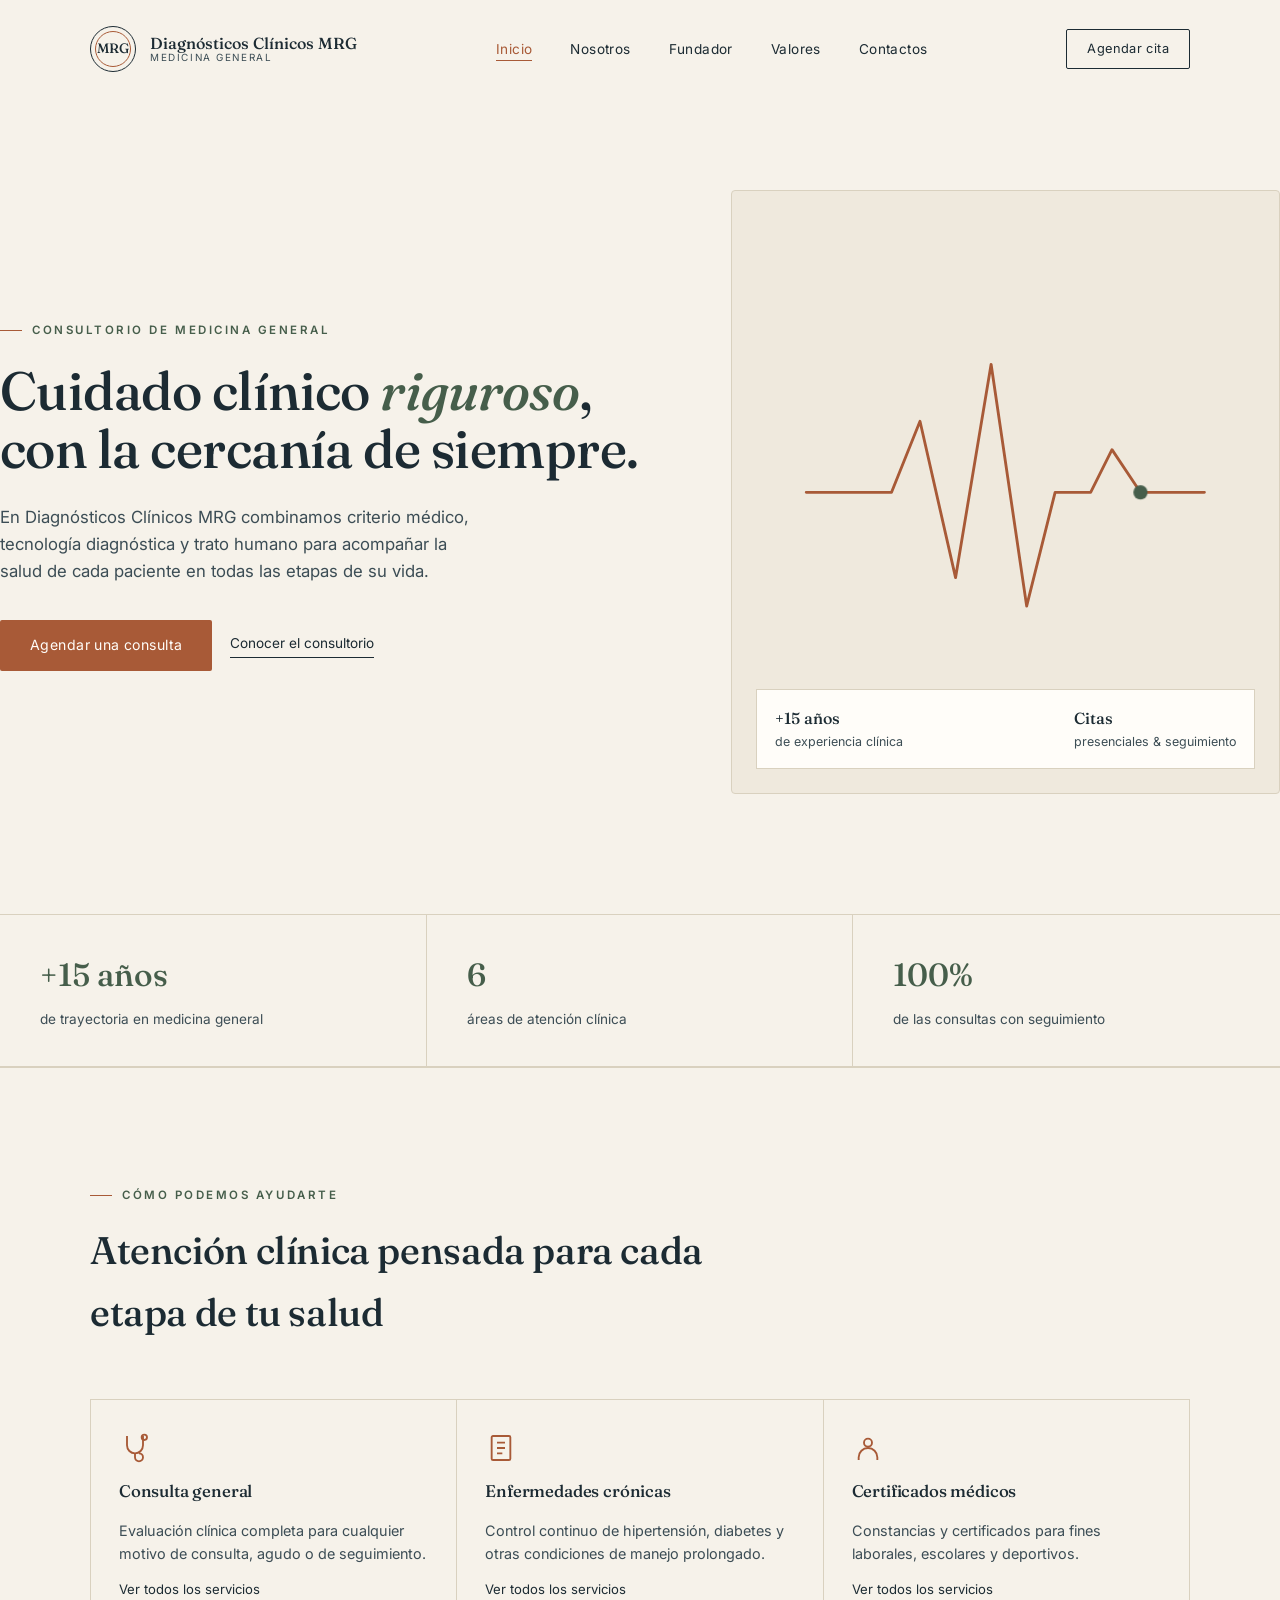
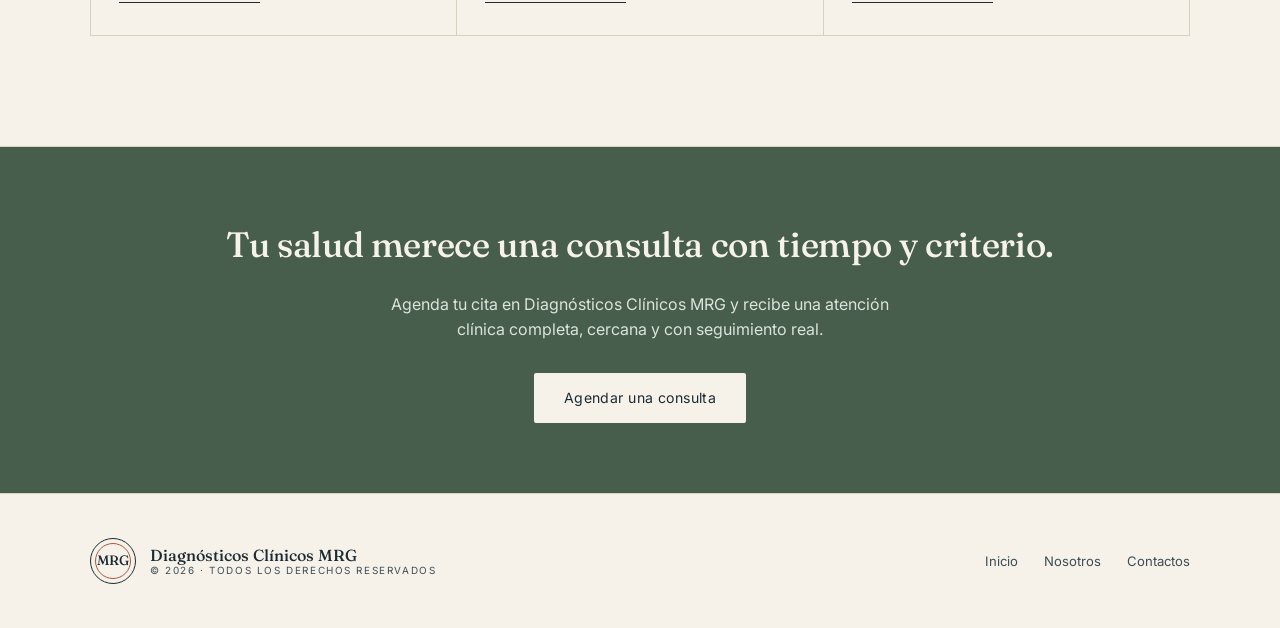
<file: index.html>
<!DOCTYPE html>
<html lang="es">
<head>
<meta charset="UTF-8">
<meta name="viewport" content="width=device-width, initial-scale=1.0">
<meta name="description" content="Consultorio de medicina general en Santo Domingo Este. Atención clínica cercana, rigurosa y con seguimiento real.">
<title>Inicio · Diagnósticos Clínicos MRG</title>
<link rel="icon" type="image/svg+xml" href="favicon.svg">
<link rel="preconnect" href="https://fonts.googleapis.com">
<link rel="preconnect" href="https://fonts.gstatic.com" crossorigin>
<link href="https://fonts.googleapis.com/css2?family=Fraunces:ital,opsz,wght@0,9..144,300;0,9..144,400;0,9..144,500;0,9..144,600;1,9..144,400;1,9..144,500&family=Inter:wght@300;400;500;600&display=swap" rel="stylesheet">
<link rel="stylesheet" href="styles.css">
</head>
<body>
<header id="siteHeader">
  <div class="container">
    <a href="index.html" class="brand">
      <div class="monogram"><span>MRG</span></div>
      <div class="brand-text">
        <strong>Diagnósticos Clínicos MRG</strong>
        <span>Medicina General</span>
      </div>
    </a>
    <nav>
      <ul>
        <li><a href="index.html" class="active">Inicio</a></li>
        <li><a href="nosotros.html">Nosotros</a></li>
        <li><a href="fundador.html">Fundador</a></li>
        <li><a href="valores.html">Valores</a></li>
        <li><a href="contactos.html">Contactos</a></li>
      </ul>
    </nav>
    <a href="contactos.html" class="nav-cta">Agendar cita</a>
    <button class="burger" id="burgerBtn" aria-label="Abrir menú">
      <span></span><span></span><span></span>
    </button>
  </div>
</header>
<main>

  <section class="hero" id="inicio" style="border-top:none;">
    <div>
      <span class="eyebrow">Consultorio de medicina general</span>
      <h1>Cuidado clínico <em>riguroso</em>, con la cercanía de siempre.</h1>
      <p class="lead">En Diagnósticos Clínicos MRG combinamos criterio médico, tecnología diagnóstica y trato humano para acompañar la salud de cada paciente en todas las etapas de su vida.</p>
      <div class="hero-actions">
        <a href="contactos.html" class="btn-primary">Agendar una consulta</a>
        <a href="nosotros.html" class="btn-ghost">Conocer el consultorio</a>
      </div>
    </div>
    <div class="hero-visual">
      <svg viewBox="0 0 300 300" xmlns="http://www.w3.org/2000/svg">
        <path class="pulse-path" d="M10 150 L70 150 L90 100 L115 210 L140 60 L165 230 L185 150 L210 150 L225 120 L245 150 L290 150"/>
        <circle class="pulse-dot" cx="245" cy="150" r="5"/>
      </svg>
      <div class="hero-badge">
        <div><strong>+15 años</strong><span>de experiencia clínica</span></div>
        <div><strong>Citas</strong><span>presenciales &amp; seguimiento</span></div>
      </div>
    </div>
  </section>

  <section class="stat-strip reveal" style="padding:0;border-top:1px solid var(--line);">
    <div class="stat">
      <strong>+15 años</strong>
      <span>de trayectoria en medicina general</span>
    </div>
    <div class="stat">
      <strong>6</strong>
      <span>áreas de atención clínica</span>
    </div>
    <div class="stat">
      <strong>100%</strong>
      <span>de las consultas con seguimiento</span>
    </div>
  </section>

  <section>
    <div class="container">
      <div class="section-head reveal">
        <span class="eyebrow">Cómo podemos ayudarte</span>
        <h2>Atención clínica pensada para cada etapa de tu salud</h2>
      </div>
      <div class="preview-grid reveal">
        <div class="preview-card">
          <svg class="icon" viewBox="0 0 24 24" fill="none" stroke="currentColor" stroke-width="1.4"><path d="M6 3v7a6 6 0 0 0 12 0V3"/><circle cx="19" cy="4" r="2"/><path d="M12 16v3a3 3 0 1 0 3-3"/></svg>
          <h3>Consulta general</h3>
          <p>Evaluación clínica completa para cualquier motivo de consulta, agudo o de seguimiento.</p>
          <a href="nosotros.html" class="link-more">Ver todos los servicios</a>
        </div>
        <div class="preview-card">
          <svg class="icon" viewBox="0 0 24 24" fill="none" stroke="currentColor" stroke-width="1.4"><rect x="5" y="3" width="14" height="18" rx="1"/><path d="M9 8h6M9 12h6M9 16h4"/></svg>
          <h3>Enfermedades crónicas</h3>
          <p>Control continuo de hipertensión, diabetes y otras condiciones de manejo prolongado.</p>
          <a href="nosotros.html" class="link-more">Ver todos los servicios</a>
        </div>
        <div class="preview-card">
          <svg class="icon" viewBox="0 0 24 24" fill="none" stroke="currentColor" stroke-width="1.4"><circle cx="12" cy="8" r="3"/><path d="M5 21v-2a7 7 0 0 1 14 0v2"/></svg>
          <h3>Certificados médicos</h3>
          <p>Constancias y certificados para fines laborales, escolares y deportivos.</p>
          <a href="nosotros.html" class="link-more">Ver todos los servicios</a>
        </div>
      </div>
    </div>
  </section>

  <section class="cta-banner reveal" style="border-top:1px solid var(--line);">
    <div class="container">
      <h2>Tu salud merece una consulta con tiempo y criterio.</h2>
      <p>Agenda tu cita en Diagnósticos Clínicos MRG y recibe una atención clínica completa, cercana y con seguimiento real.</p>
      <a href="contactos.html" class="btn-primary">Agendar una consulta</a>
    </div>
  </section>

</main>

<footer>
  <div class="container">
    <div class="brand">
      <div class="monogram"><span>MRG</span></div>
      <div class="brand-text">
        <strong>Diagnósticos Clínicos MRG</strong>
        <span>© 2026 · Todos los derechos reservados</span>
      </div>
    </div>
    <div class="foot-links">
      <a href="index.html">Inicio</a>
      <a href="nosotros.html">Nosotros</a>
      <a href="contactos.html">Contactos</a>
    </div>
  </div>
</footer>

<script src="script.js" defer></script>
</body>
</html>
</file>
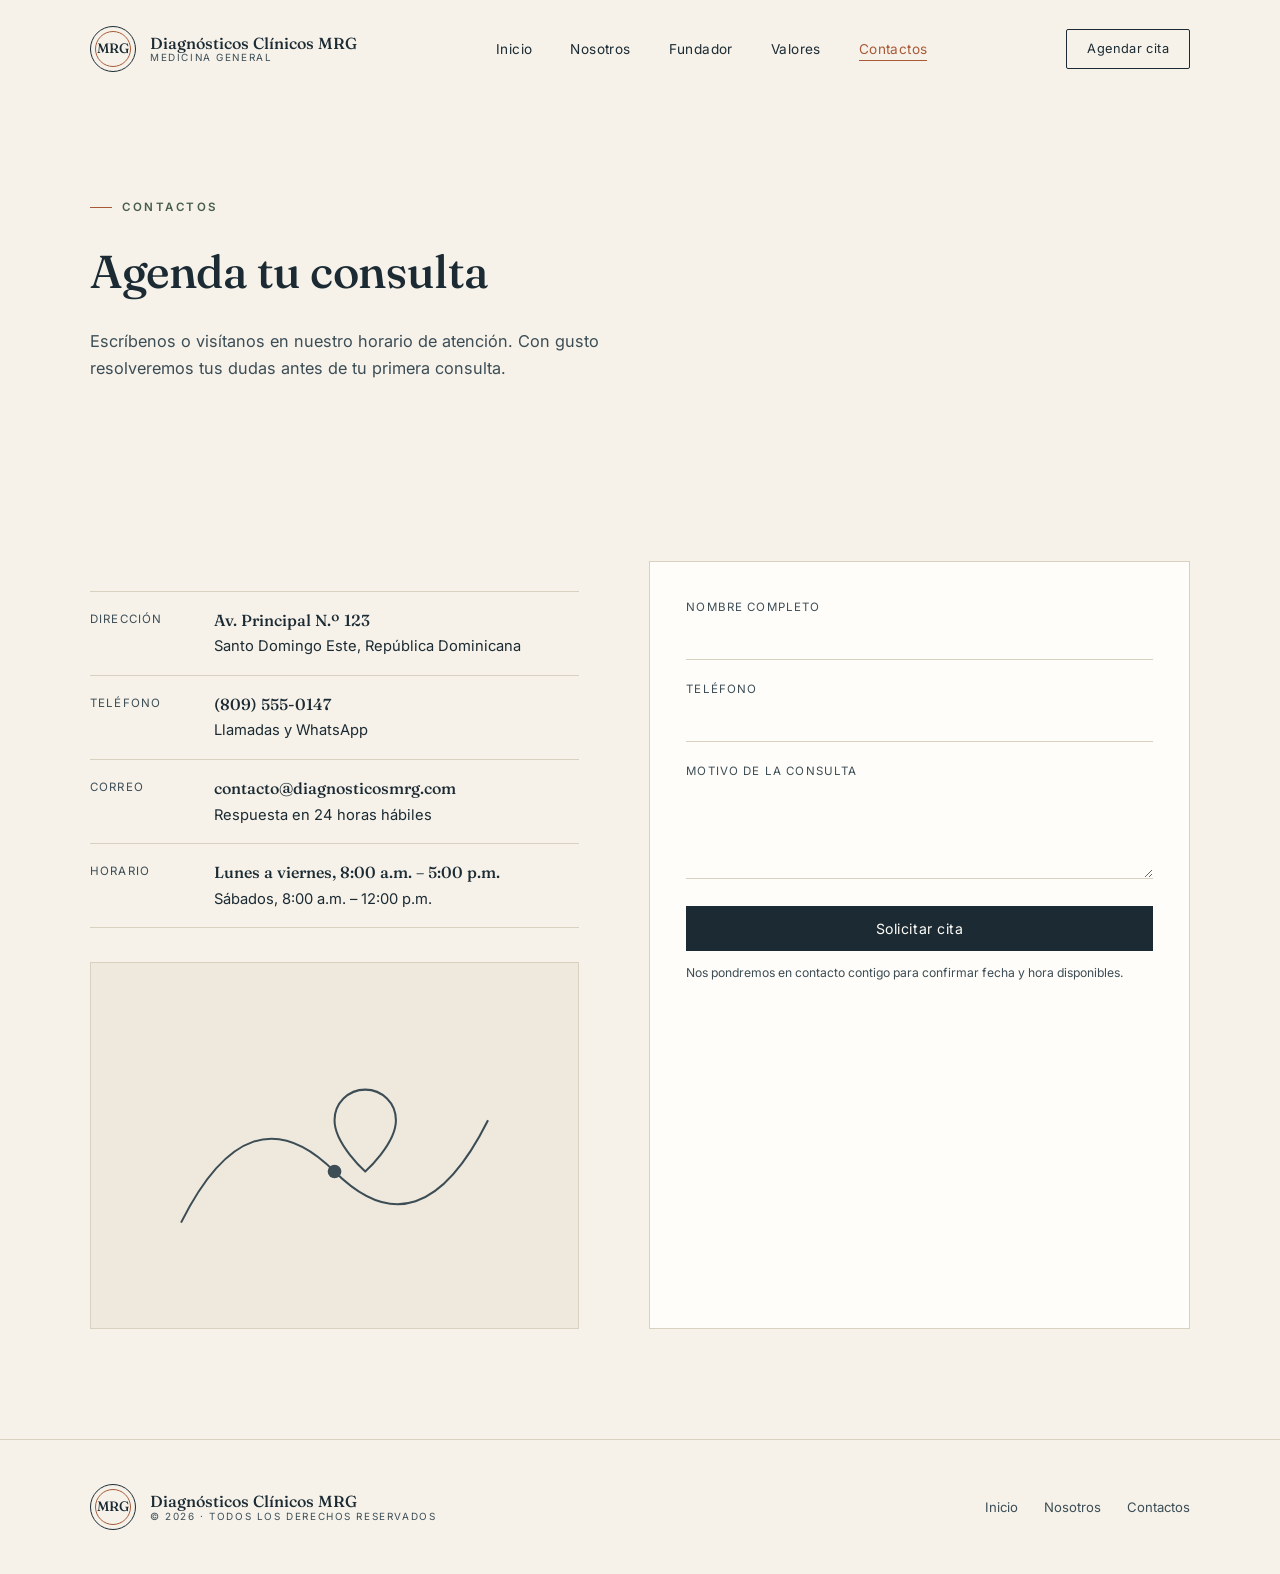
<file: contactos.html>
<!DOCTYPE html>
<html lang="es">
<head>
<meta charset="UTF-8">
<meta name="viewport" content="width=device-width, initial-scale=1.0">
<meta name="description" content="Dirección, teléfono, horario y formulario de contacto de Diagnósticos Clínicos MRG.">
<title>Contactos · Diagnósticos Clínicos MRG</title>
<link rel="icon" type="image/svg+xml" href="favicon.svg">
<link rel="preconnect" href="https://fonts.googleapis.com">
<link rel="preconnect" href="https://fonts.gstatic.com" crossorigin>
<link href="https://fonts.googleapis.com/css2?family=Fraunces:ital,opsz,wght@0,9..144,300;0,9..144,400;0,9..144,500;0,9..144,600;1,9..144,400;1,9..144,500&family=Inter:wght@300;400;500;600&display=swap" rel="stylesheet">
<link rel="stylesheet" href="styles.css">
</head>
<body>
<header id="siteHeader">
  <div class="container">
    <a href="index.html" class="brand">
      <div class="monogram"><span>MRG</span></div>
      <div class="brand-text">
        <strong>Diagnósticos Clínicos MRG</strong>
        <span>Medicina General</span>
      </div>
    </a>
    <nav>
      <ul>
        <li><a href="index.html">Inicio</a></li>
        <li><a href="nosotros.html">Nosotros</a></li>
        <li><a href="fundador.html">Fundador</a></li>
        <li><a href="valores.html">Valores</a></li>
        <li><a href="contactos.html" class="active">Contactos</a></li>
      </ul>
    </nav>
    <a href="contactos.html" class="nav-cta">Agendar cita</a>
    <button class="burger" id="burgerBtn" aria-label="Abrir menú">
      <span></span><span></span><span></span>
    </button>
  </div>
</header>
<main>

  <section class="page-hero">
    <div class="container">
      <span class="eyebrow">Contactos</span>
      <h1>Agenda tu consulta</h1>
      <p class="lead">Escríbenos o visítanos en nuestro horario de atención. Con gusto resolveremos tus dudas antes de tu primera consulta.</p>
    </div>
  </section>

  <section style="border-top:none;">
    <div class="container">
      <div class="contacto-grid">
        <div class="contacto-info reveal">
          <dl>
            <div class="row">
              <dt>Dirección</dt>
              <dd><strong>Av. Principal N.º 123</strong>Santo Domingo Este, República Dominicana</dd>
            </div>
            <div class="row">
              <dt>Teléfono</dt>
              <dd><strong>(809) 555-0147</strong>Llamadas y WhatsApp</dd>
            </div>
            <div class="row">
              <dt>Correo</dt>
              <dd><strong>contacto@diagnosticosmrg.com</strong>Respuesta en 24 horas hábiles</dd>
            </div>
            <div class="row">
              <dt>Horario</dt>
              <dd><strong>Lunes a viernes, 8:00 a.m. – 5:00 p.m.</strong>Sábados, 8:00 a.m. – 12:00 p.m.</dd>
            </div>
          </dl>
          <div class="map-visual">
            <svg viewBox="0 0 200 150" fill="none" stroke="currentColor" stroke-width="1.2">
              <path d="M10 120 Q50 40 100 90 T190 60" />
              <circle cx="100" cy="90" r="4" fill="currentColor" stroke="none"/>
              <path d="M100 60c0-10 8-18 18-18s18 8 18 18c0 14-18 30-18 30s-18-16-18-30Z"/>
            </svg>
          </div>
        </div>
        <form class="reveal" id="contactForm">
          <div class="field">
            <label for="nombre">Nombre completo</label>
            <input type="text" id="nombre" required>
          </div>
          <div class="field">
            <label for="telefono">Teléfono</label>
            <input type="tel" id="telefono" required>
          </div>
          <div class="field">
            <label for="motivo">Motivo de la consulta</label>
            <textarea id="motivo" required></textarea>
          </div>
          <button type="submit" class="form-submit">Solicitar cita</button>
          <p class="form-note">Nos pondremos en contacto contigo para confirmar fecha y hora disponibles.</p>
        </form>
      </div>
    </div>
  </section>

</main>

<footer>
  <div class="container">
    <div class="brand">
      <div class="monogram"><span>MRG</span></div>
      <div class="brand-text">
        <strong>Diagnósticos Clínicos MRG</strong>
        <span>© 2026 · Todos los derechos reservados</span>
      </div>
    </div>
    <div class="foot-links">
      <a href="index.html">Inicio</a>
      <a href="nosotros.html">Nosotros</a>
      <a href="contactos.html">Contactos</a>
    </div>
  </div>
</footer>

<script src="script.js" defer></script>
</body>
</html>
</file>
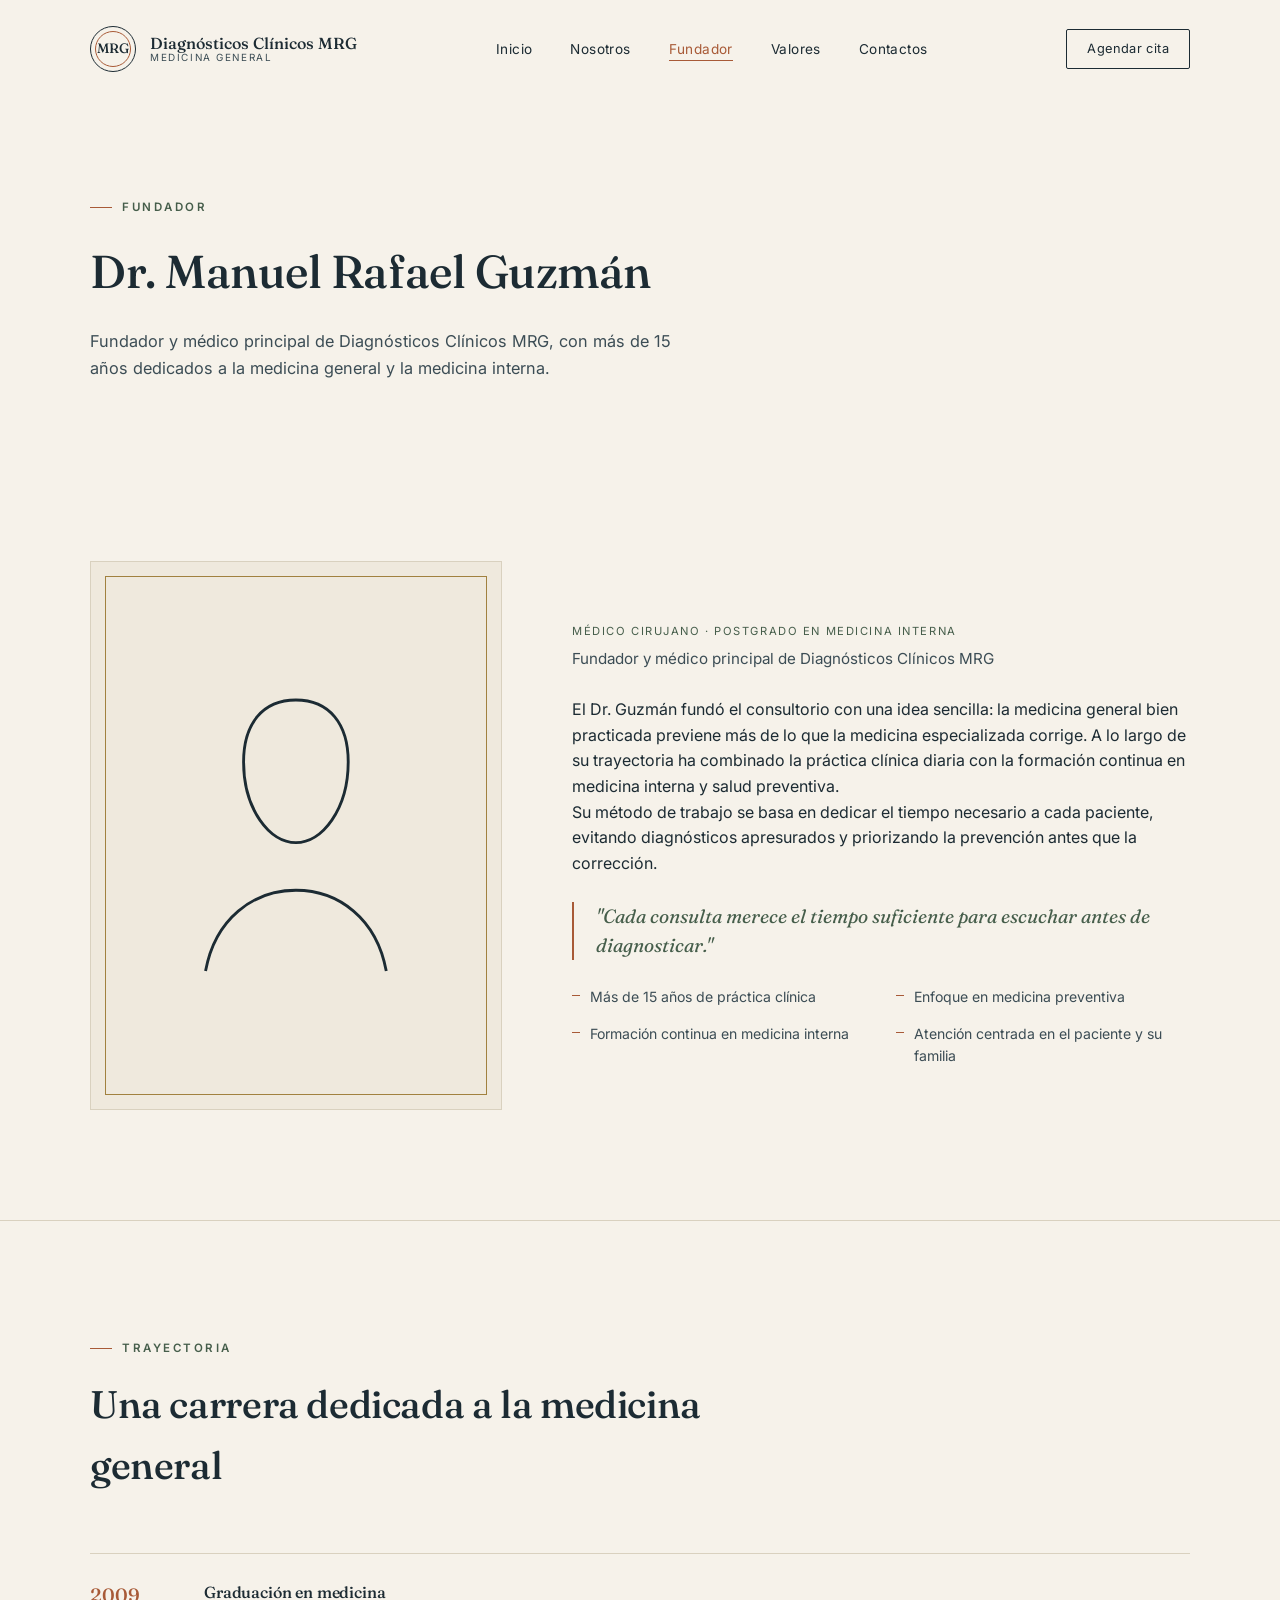
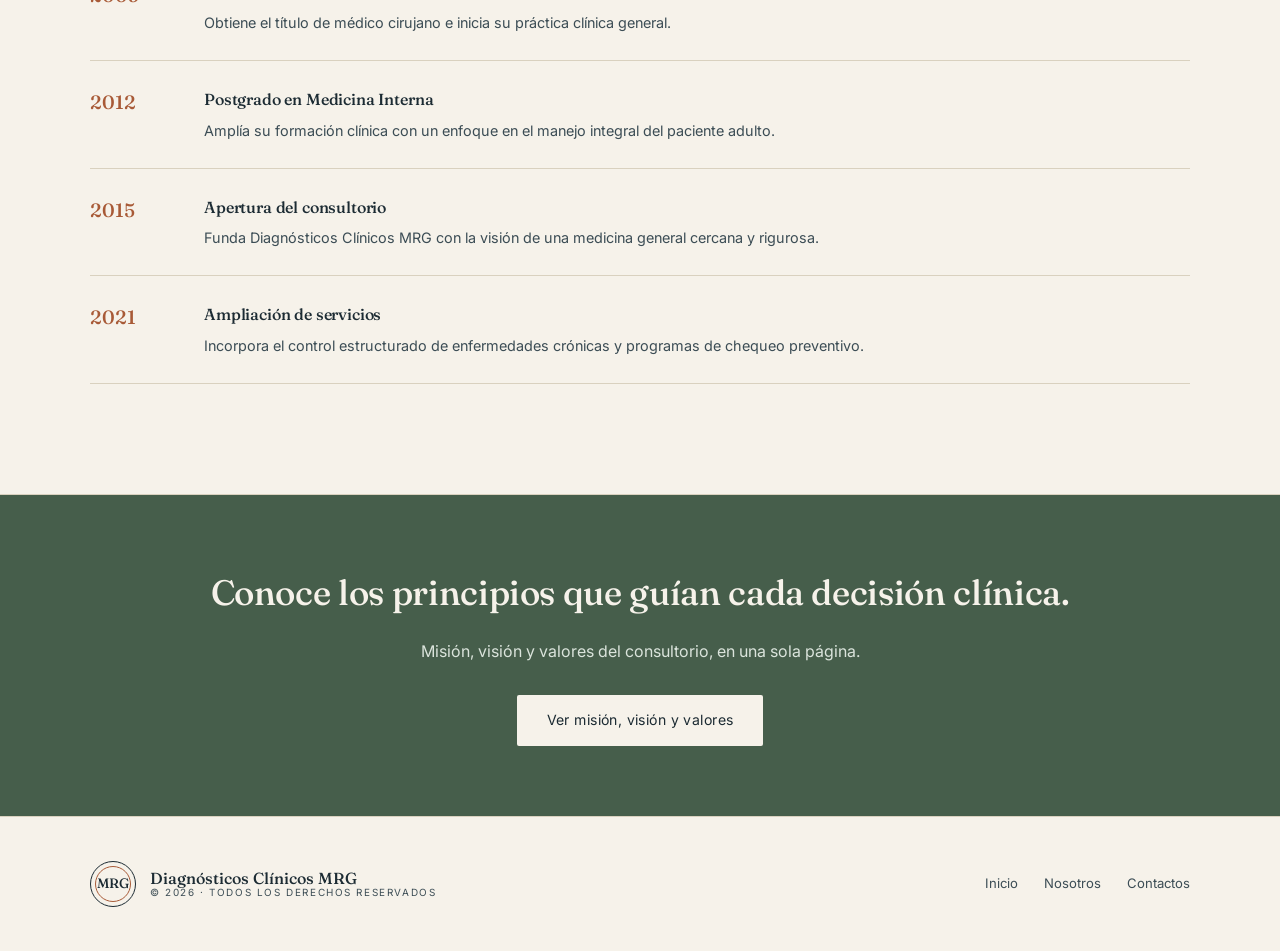
<file: fundador.html>
<!DOCTYPE html>
<html lang="es">
<head>
<meta charset="UTF-8">
<meta name="viewport" content="width=device-width, initial-scale=1.0">
<meta name="description" content="Conoce al Dr. Manuel Rafael Guzmán, fundador y médico principal de Diagnósticos Clínicos MRG.">
<title>Fundador · Diagnósticos Clínicos MRG</title>
<link rel="icon" type="image/svg+xml" href="favicon.svg">
<link rel="preconnect" href="https://fonts.googleapis.com">
<link rel="preconnect" href="https://fonts.gstatic.com" crossorigin>
<link href="https://fonts.googleapis.com/css2?family=Fraunces:ital,opsz,wght@0,9..144,300;0,9..144,400;0,9..144,500;0,9..144,600;1,9..144,400;1,9..144,500&family=Inter:wght@300;400;500;600&display=swap" rel="stylesheet">
<link rel="stylesheet" href="styles.css">
</head>
<body>
<header id="siteHeader">
  <div class="container">
    <a href="index.html" class="brand">
      <div class="monogram"><span>MRG</span></div>
      <div class="brand-text">
        <strong>Diagnósticos Clínicos MRG</strong>
        <span>Medicina General</span>
      </div>
    </a>
    <nav>
      <ul>
        <li><a href="index.html">Inicio</a></li>
        <li><a href="nosotros.html">Nosotros</a></li>
        <li><a href="fundador.html" class="active">Fundador</a></li>
        <li><a href="valores.html">Valores</a></li>
        <li><a href="contactos.html">Contactos</a></li>
      </ul>
    </nav>
    <a href="contactos.html" class="nav-cta">Agendar cita</a>
    <button class="burger" id="burgerBtn" aria-label="Abrir menú">
      <span></span><span></span><span></span>
    </button>
  </div>
</header>
<main>

  <section class="page-hero">
    <div class="container">
      <span class="eyebrow">Fundador</span>
      <h1>Dr. Manuel Rafael Guzmán</h1>
      <p class="lead">Fundador y médico principal de Diagnósticos Clínicos MRG, con más de 15 años dedicados a la medicina general y la medicina interna.</p>
    </div>
  </section>

  <section style="border-top:none;">
    <div class="container fundador-grid">
      <div class="fundador-portrait reveal">
        <svg viewBox="0 0 100 130" fill="none" stroke="currentColor" stroke-width="1.2">
          <path d="M50 8c14 0 22 10 22 26 0 20-11 34-22 34S28 54 28 34c0-16 8-26 22-26Z"/>
          <path d="M12 122c4-22 20-34 38-34s34 12 38 34"/>
        </svg>
        <div class="fundador-frame"></div>
      </div>
      <div class="reveal">
        <p class="fundador-cred">Médico cirujano · Postgrado en Medicina Interna</p>
        <p class="fundador-role">Fundador y médico principal de Diagnósticos Clínicos MRG</p>
        <p>El Dr. Guzmán fundó el consultorio con una idea sencilla: la medicina general bien practicada previene más de lo que la medicina especializada corrige. A lo largo de su trayectoria ha combinado la práctica clínica diaria con la formación continua en medicina interna y salud preventiva.</p>
        <p>Su método de trabajo se basa en dedicar el tiempo necesario a cada paciente, evitando diagnósticos apresurados y priorizando la prevención antes que la corrección.</p>
        <p class="fundador-quote">"Cada consulta merece el tiempo suficiente para escuchar antes de diagnosticar."</p>
        <ul class="fundador-list">
          <li>Más de 15 años de práctica clínica</li>
          <li>Enfoque en medicina preventiva</li>
          <li>Formación continua en medicina interna</li>
          <li>Atención centrada en el paciente y su familia</li>
        </ul>
      </div>
    </div>
  </section>

  <section>
    <div class="container">
      <div class="section-head reveal">
        <span class="eyebrow">Trayectoria</span>
        <h2>Una carrera dedicada a la medicina general</h2>
      </div>
      <div class="timeline reveal">
        <div class="timeline-item">
          <span class="year">2009</span>
          <div>
            <h3>Graduación en medicina</h3>
            <p>Obtiene el título de médico cirujano e inicia su práctica clínica general.</p>
          </div>
        </div>
        <div class="timeline-item">
          <span class="year">2012</span>
          <div>
            <h3>Postgrado en Medicina Interna</h3>
            <p>Amplía su formación clínica con un enfoque en el manejo integral del paciente adulto.</p>
          </div>
        </div>
        <div class="timeline-item">
          <span class="year">2015</span>
          <div>
            <h3>Apertura del consultorio</h3>
            <p>Funda Diagnósticos Clínicos MRG con la visión de una medicina general cercana y rigurosa.</p>
          </div>
        </div>
        <div class="timeline-item">
          <span class="year">2021</span>
          <div>
            <h3>Ampliación de servicios</h3>
            <p>Incorpora el control estructurado de enfermedades crónicas y programas de chequeo preventivo.</p>
          </div>
        </div>
      </div>
    </div>
  </section>

  <section class="cta-banner reveal">
    <div class="container">
      <h2>Conoce los principios que guían cada decisión clínica.</h2>
      <p>Misión, visión y valores del consultorio, en una sola página.</p>
      <a href="valores.html" class="btn-primary">Ver misión, visión y valores</a>
    </div>
  </section>

</main>

<footer>
  <div class="container">
    <div class="brand">
      <div class="monogram"><span>MRG</span></div>
      <div class="brand-text">
        <strong>Diagnósticos Clínicos MRG</strong>
        <span>© 2026 · Todos los derechos reservados</span>
      </div>
    </div>
    <div class="foot-links">
      <a href="index.html">Inicio</a>
      <a href="nosotros.html">Nosotros</a>
      <a href="contactos.html">Contactos</a>
    </div>
  </div>
</footer>

<script src="script.js" defer></script>
</body>
</html>
</file>
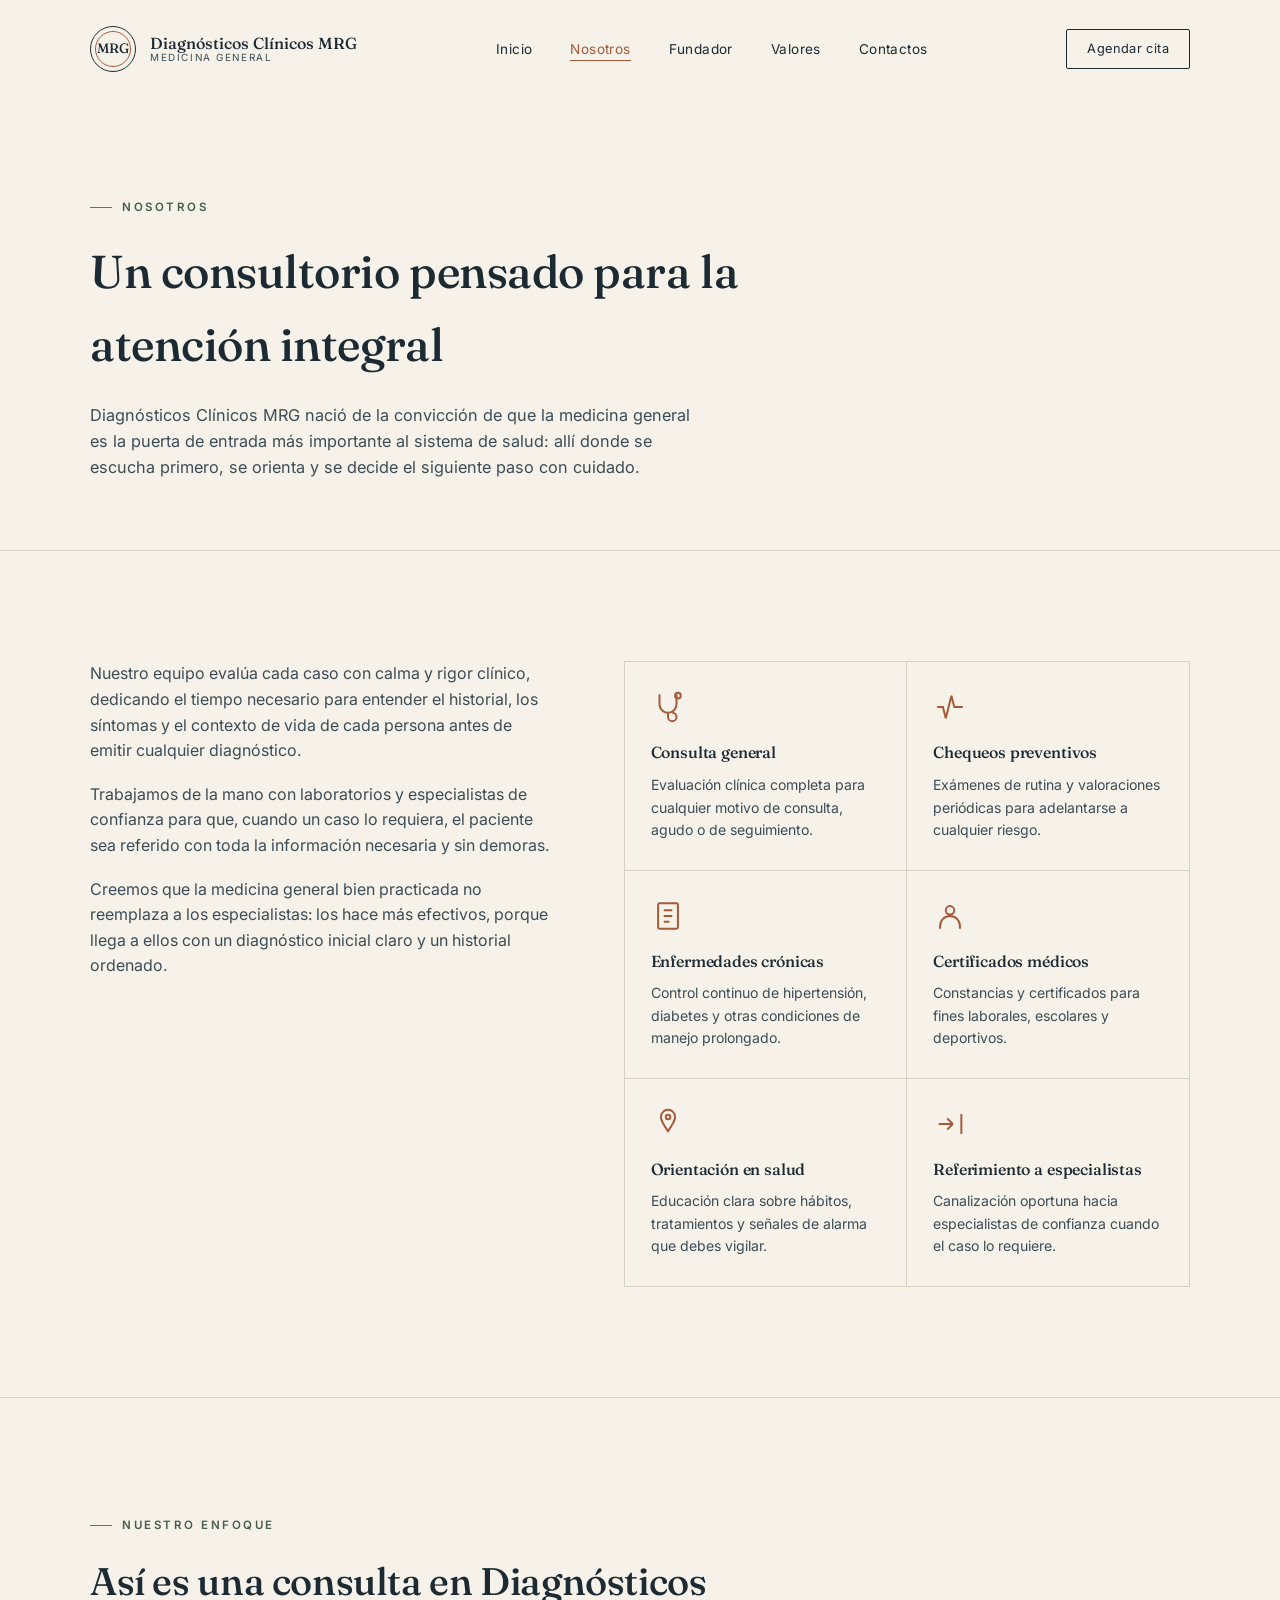
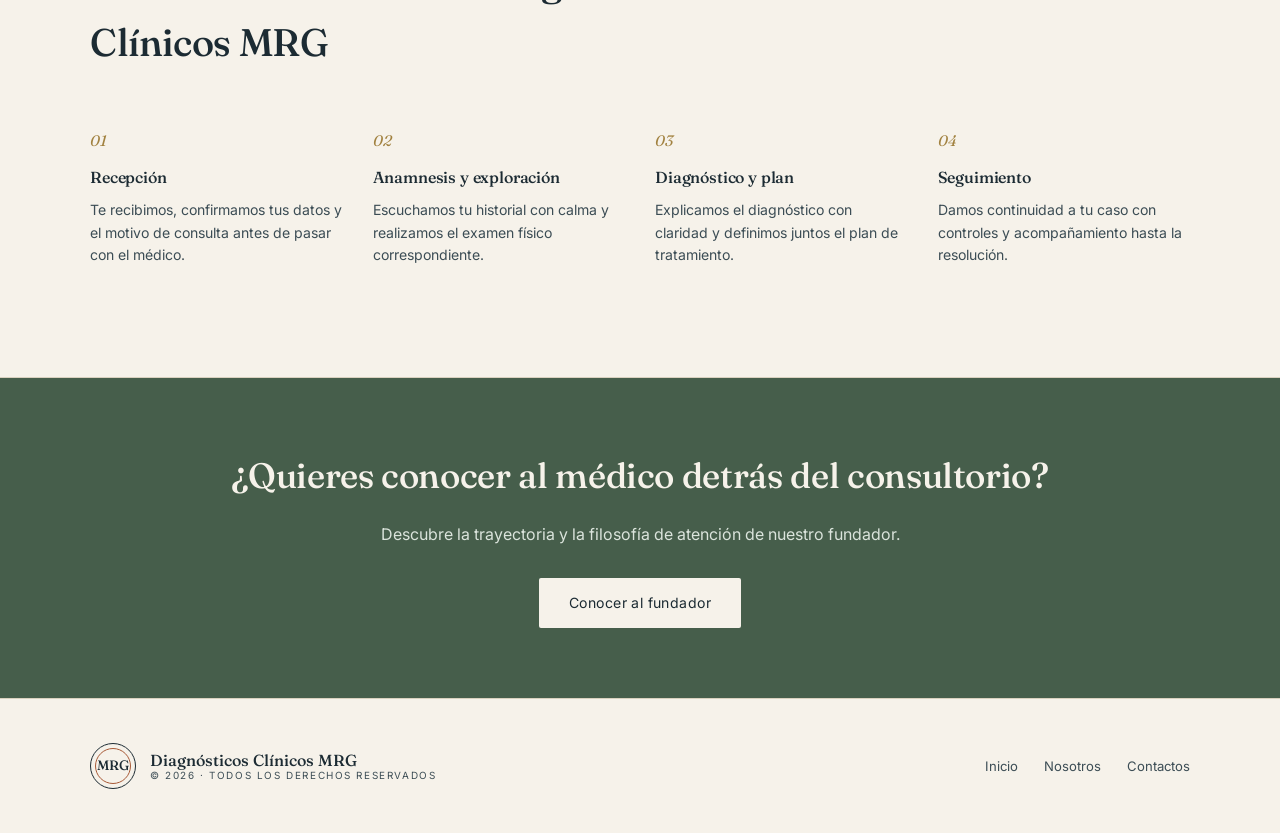
<file: nosotros.html>
<!DOCTYPE html>
<html lang="es">
<head>
<meta charset="UTF-8">
<meta name="viewport" content="width=device-width, initial-scale=1.0">
<meta name="description" content="Conoce los servicios y el enfoque clínico de Diagnósticos Clínicos MRG, consultorio de medicina general.">
<title>Nosotros · Diagnósticos Clínicos MRG</title>
<link rel="icon" type="image/svg+xml" href="favicon.svg">
<link rel="preconnect" href="https://fonts.googleapis.com">
<link rel="preconnect" href="https://fonts.gstatic.com" crossorigin>
<link href="https://fonts.googleapis.com/css2?family=Fraunces:ital,opsz,wght@0,9..144,300;0,9..144,400;0,9..144,500;0,9..144,600;1,9..144,400;1,9..144,500&family=Inter:wght@300;400;500;600&display=swap" rel="stylesheet">
<link rel="stylesheet" href="styles.css">
</head>
<body>
<header id="siteHeader">
  <div class="container">
    <a href="index.html" class="brand">
      <div class="monogram"><span>MRG</span></div>
      <div class="brand-text">
        <strong>Diagnósticos Clínicos MRG</strong>
        <span>Medicina General</span>
      </div>
    </a>
    <nav>
      <ul>
        <li><a href="index.html">Inicio</a></li>
        <li><a href="nosotros.html" class="active">Nosotros</a></li>
        <li><a href="fundador.html">Fundador</a></li>
        <li><a href="valores.html">Valores</a></li>
        <li><a href="contactos.html">Contactos</a></li>
      </ul>
    </nav>
    <a href="contactos.html" class="nav-cta">Agendar cita</a>
    <button class="burger" id="burgerBtn" aria-label="Abrir menú">
      <span></span><span></span><span></span>
    </button>
  </div>
</header>
<main>

  <section class="page-hero">
    <div class="container">
      <span class="eyebrow">Nosotros</span>
      <h1>Un consultorio pensado para la atención integral</h1>
      <p class="lead">Diagnósticos Clínicos MRG nació de la convicción de que la medicina general es la puerta de entrada más importante al sistema de salud: allí donde se escucha primero, se orienta y se decide el siguiente paso con cuidado.</p>
    </div>
  </section>

  <section>
    <div class="container">
      <div class="nosotros-grid">
        <div class="nosotros-text reveal">
          <p>Nuestro equipo evalúa cada caso con calma y rigor clínico, dedicando el tiempo necesario para entender el historial, los síntomas y el contexto de vida de cada persona antes de emitir cualquier diagnóstico.</p>
          <p>Trabajamos de la mano con laboratorios y especialistas de confianza para que, cuando un caso lo requiera, el paciente sea referido con toda la información necesaria y sin demoras.</p>
          <p>Creemos que la medicina general bien practicada no reemplaza a los especialistas: los hace más efectivos, porque llega a ellos con un diagnóstico inicial claro y un historial ordenado.</p>
        </div>
        <div class="services reveal">
          <div class="service-item">
            <svg class="icon" viewBox="0 0 24 24" fill="none" stroke="currentColor" stroke-width="1.4"><path d="M6 3v7a6 6 0 0 0 12 0V3"/><circle cx="19" cy="4" r="2"/><path d="M12 16v3a3 3 0 1 0 3-3"/></svg>
            <h3>Consulta general</h3>
            <p>Evaluación clínica completa para cualquier motivo de consulta, agudo o de seguimiento.</p>
          </div>
          <div class="service-item">
            <svg class="icon" viewBox="0 0 24 24" fill="none" stroke="currentColor" stroke-width="1.4"><path d="M3 12h4l2 8 4-16 2 8h6"/></svg>
            <h3>Chequeos preventivos</h3>
            <p>Exámenes de rutina y valoraciones periódicas para adelantarse a cualquier riesgo.</p>
          </div>
          <div class="service-item">
            <svg class="icon" viewBox="0 0 24 24" fill="none" stroke="currentColor" stroke-width="1.4"><rect x="5" y="3" width="14" height="18" rx="1"/><path d="M9 8h6M9 12h6M9 16h4"/></svg>
            <h3>Enfermedades crónicas</h3>
            <p>Control continuo de hipertensión, diabetes y otras condiciones de manejo prolongado.</p>
          </div>
          <div class="service-item">
            <svg class="icon" viewBox="0 0 24 24" fill="none" stroke="currentColor" stroke-width="1.4"><circle cx="12" cy="8" r="3"/><path d="M5 21v-2a7 7 0 0 1 14 0v2"/></svg>
            <h3>Certificados médicos</h3>
            <p>Constancias y certificados para fines laborales, escolares y deportivos.</p>
          </div>
          <div class="service-item">
            <svg class="icon" viewBox="0 0 24 24" fill="none" stroke="currentColor" stroke-width="1.4"><path d="M12 2a5 5 0 0 0-5 5c0 3 5 10 5 10s5-7 5-10a5 5 0 0 0-5-5Z"/><circle cx="12" cy="7" r="1.6"/></svg>
            <h3>Orientación en salud</h3>
            <p>Educación clara sobre hábitos, tratamientos y señales de alarma que debes vigilar.</p>
          </div>
          <div class="service-item">
            <svg class="icon" viewBox="0 0 24 24" fill="none" stroke="currentColor" stroke-width="1.4"><path d="M4 12h10M14 12l-4-4M14 12l-4 4"/><path d="M20 5v14"/></svg>
            <h3>Referimiento a especialistas</h3>
            <p>Canalización oportuna hacia especialistas de confianza cuando el caso lo requiere.</p>
          </div>
        </div>
      </div>
    </div>
  </section>

  <section>
    <div class="container">
      <div class="section-head reveal">
        <span class="eyebrow">Nuestro enfoque</span>
        <h2>Así es una consulta en Diagnósticos Clínicos MRG</h2>
      </div>
      <div class="process reveal">
        <div class="process-step">
          <span class="num">01</span>
          <h3>Recepción</h3>
          <p>Te recibimos, confirmamos tus datos y el motivo de consulta antes de pasar con el médico.</p>
        </div>
        <div class="process-step">
          <span class="num">02</span>
          <h3>Anamnesis y exploración</h3>
          <p>Escuchamos tu historial con calma y realizamos el examen físico correspondiente.</p>
        </div>
        <div class="process-step">
          <span class="num">03</span>
          <h3>Diagnóstico y plan</h3>
          <p>Explicamos el diagnóstico con claridad y definimos juntos el plan de tratamiento.</p>
        </div>
        <div class="process-step">
          <span class="num">04</span>
          <h3>Seguimiento</h3>
          <p>Damos continuidad a tu caso con controles y acompañamiento hasta la resolución.</p>
        </div>
      </div>
    </div>
  </section>

  <section class="cta-banner reveal">
    <div class="container">
      <h2>¿Quieres conocer al médico detrás del consultorio?</h2>
      <p>Descubre la trayectoria y la filosofía de atención de nuestro fundador.</p>
      <a href="fundador.html" class="btn-primary">Conocer al fundador</a>
    </div>
  </section>

</main>

<footer>
  <div class="container">
    <div class="brand">
      <div class="monogram"><span>MRG</span></div>
      <div class="brand-text">
        <strong>Diagnósticos Clínicos MRG</strong>
        <span>© 2026 · Todos los derechos reservados</span>
      </div>
    </div>
    <div class="foot-links">
      <a href="index.html">Inicio</a>
      <a href="nosotros.html">Nosotros</a>
      <a href="contactos.html">Contactos</a>
    </div>
  </div>
</footer>

<script src="script.js" defer></script>
</body>
</html>
</file>
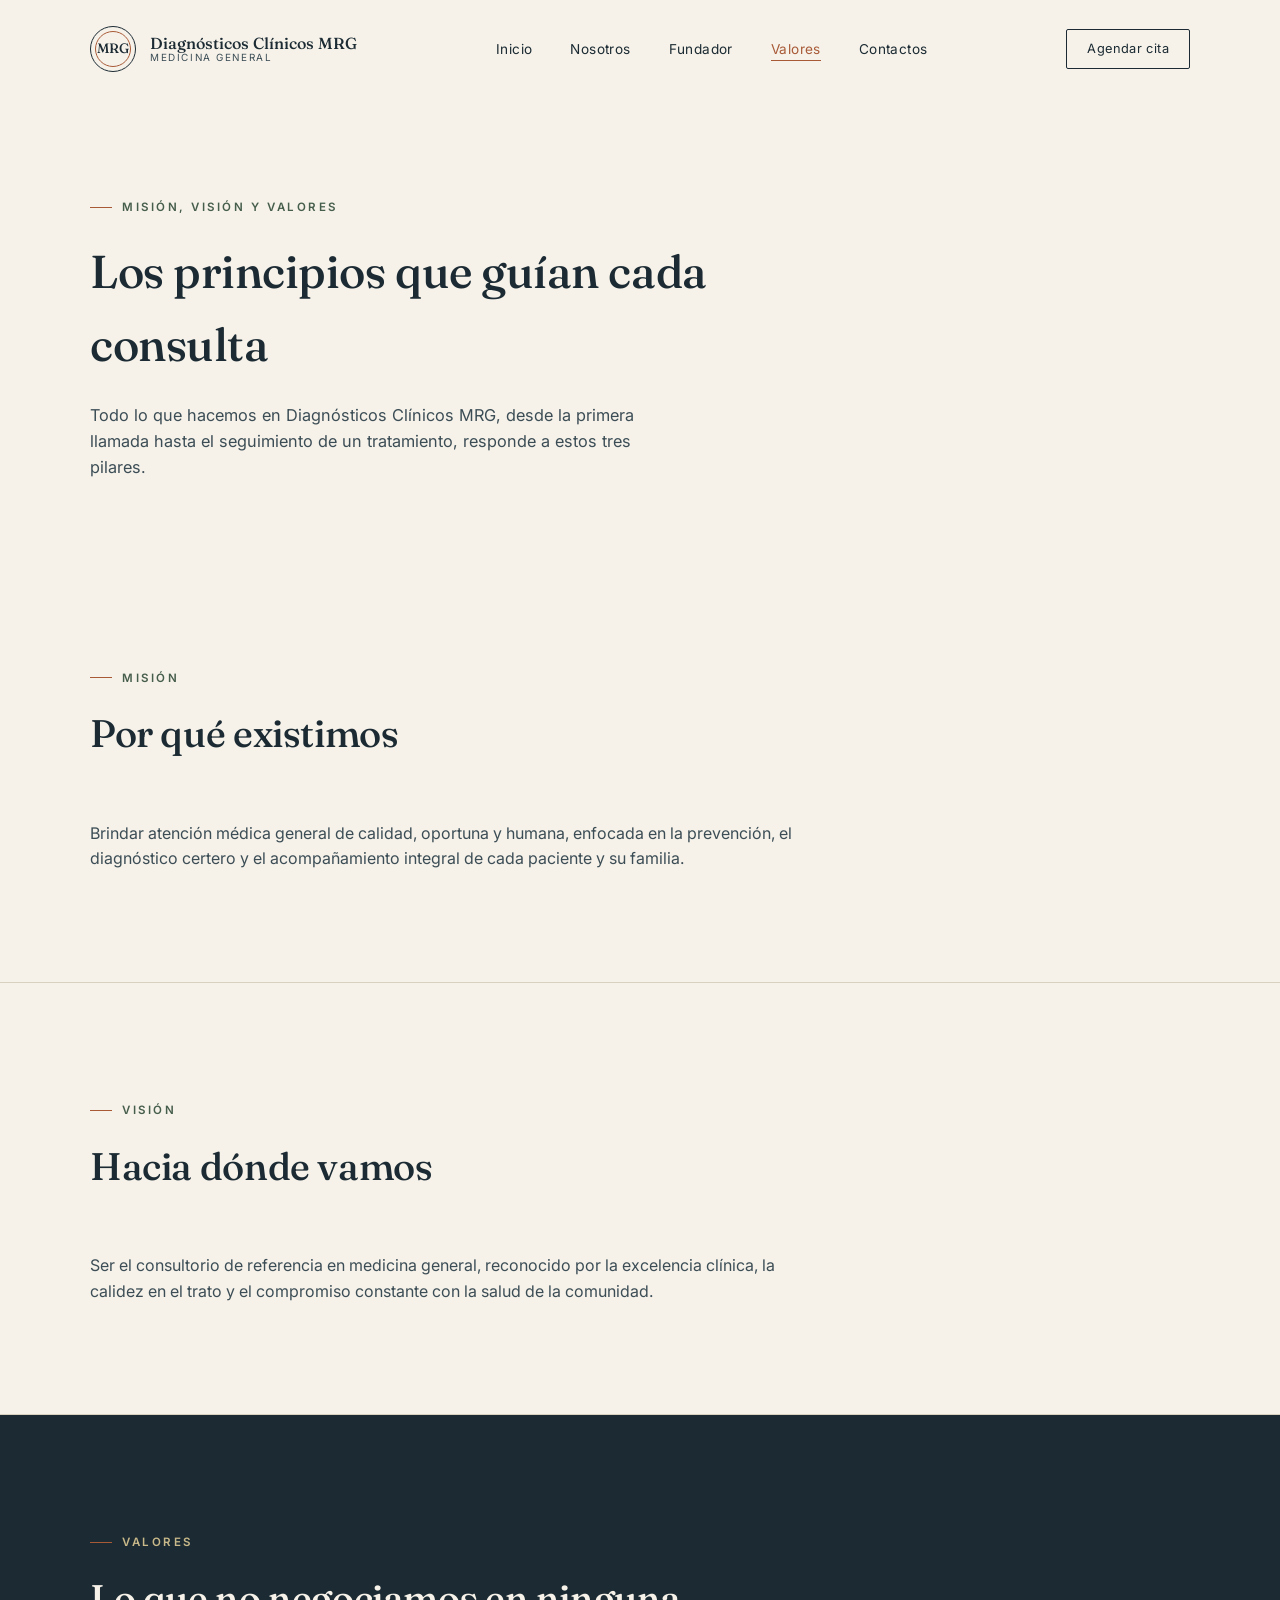
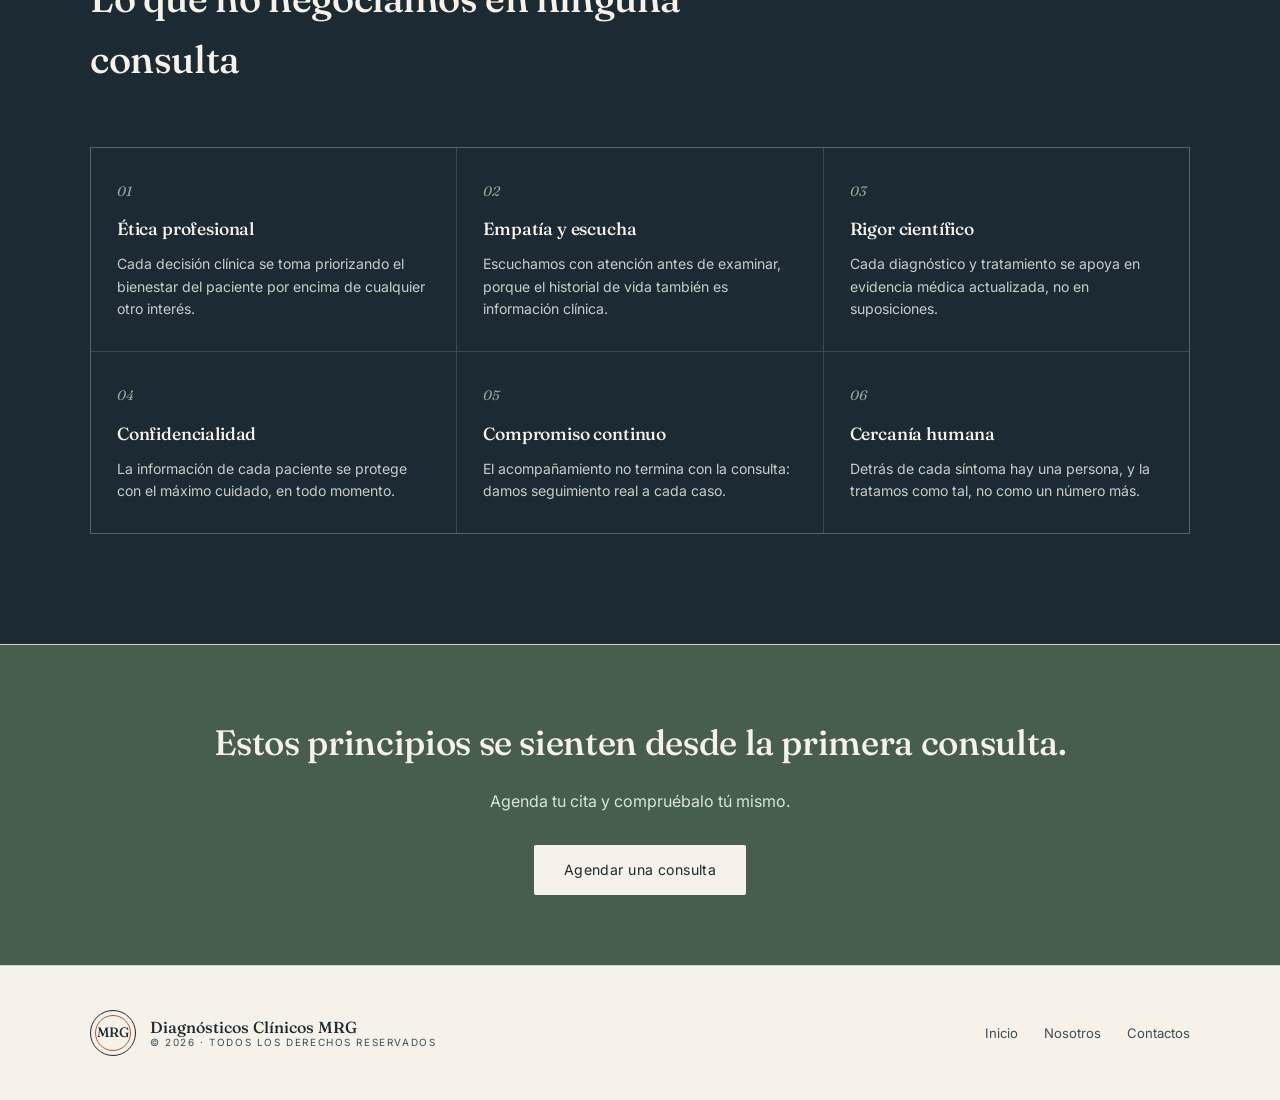
<file: valores.html>
<!DOCTYPE html>
<html lang="es">
<head>
<meta charset="UTF-8">
<meta name="viewport" content="width=device-width, initial-scale=1.0">
<meta name="description" content="Misión, visión y valores del consultorio Diagnósticos Clínicos MRG.">
<title>Misión, visión y valores · Diagnósticos Clínicos MRG</title>
<link rel="icon" type="image/svg+xml" href="favicon.svg">
<link rel="preconnect" href="https://fonts.googleapis.com">
<link rel="preconnect" href="https://fonts.gstatic.com" crossorigin>
<link href="https://fonts.googleapis.com/css2?family=Fraunces:ital,opsz,wght@0,9..144,300;0,9..144,400;0,9..144,500;0,9..144,600;1,9..144,400;1,9..144,500&family=Inter:wght@300;400;500;600&display=swap" rel="stylesheet">
<link rel="stylesheet" href="styles.css">
</head>
<body>
<header id="siteHeader">
  <div class="container">
    <a href="index.html" class="brand">
      <div class="monogram"><span>MRG</span></div>
      <div class="brand-text">
        <strong>Diagnósticos Clínicos MRG</strong>
        <span>Medicina General</span>
      </div>
    </a>
    <nav>
      <ul>
        <li><a href="index.html">Inicio</a></li>
        <li><a href="nosotros.html">Nosotros</a></li>
        <li><a href="fundador.html">Fundador</a></li>
        <li><a href="valores.html" class="active">Valores</a></li>
        <li><a href="contactos.html">Contactos</a></li>
      </ul>
    </nav>
    <a href="contactos.html" class="nav-cta">Agendar cita</a>
    <button class="burger" id="burgerBtn" aria-label="Abrir menú">
      <span></span><span></span><span></span>
    </button>
  </div>
</header>
<main>

  <section class="page-hero">
    <div class="container">
      <span class="eyebrow">Misión, visión y valores</span>
      <h1>Los principios que guían cada consulta</h1>
      <p class="lead">Todo lo que hacemos en Diagnósticos Clínicos MRG, desde la primera llamada hasta el seguimiento de un tratamiento, responde a estos tres pilares.</p>
    </div>
  </section>

  <section style="border-top:none;">
    <div class="container">
      <div class="section-head reveal">
        <span class="eyebrow">Misión</span>
        <h2>Por qué existimos</h2>
      </div>
      <div class="nosotros-text reveal" style="max-width:720px;">
        <p>Brindar atención médica general de calidad, oportuna y humana, enfocada en la prevención, el diagnóstico certero y el acompañamiento integral de cada paciente y su familia.</p>
      </div>
    </div>
  </section>

  <section>
    <div class="container">
      <div class="section-head reveal">
        <span class="eyebrow">Visión</span>
        <h2>Hacia dónde vamos</h2>
      </div>
      <div class="nosotros-text reveal" style="max-width:720px;">
        <p>Ser el consultorio de referencia en medicina general, reconocido por la excelencia clínica, la calidez en el trato y el compromiso constante con la salud de la comunidad.</p>
      </div>
    </div>
  </section>

  <section class="mvv">
    <div class="container">
      <div class="section-head reveal">
        <span class="eyebrow">Valores</span>
        <h2>Lo que no negociamos en ninguna consulta</h2>
      </div>
      <div class="value-grid reveal">
        <div class="value-card">
          <span class="num">01</span>
          <h3>Ética profesional</h3>
          <p>Cada decisión clínica se toma priorizando el bienestar del paciente por encima de cualquier otro interés.</p>
        </div>
        <div class="value-card">
          <span class="num">02</span>
          <h3>Empatía y escucha</h3>
          <p>Escuchamos con atención antes de examinar, porque el historial de vida también es información clínica.</p>
        </div>
        <div class="value-card">
          <span class="num">03</span>
          <h3>Rigor científico</h3>
          <p>Cada diagnóstico y tratamiento se apoya en evidencia médica actualizada, no en suposiciones.</p>
        </div>
        <div class="value-card">
          <span class="num">04</span>
          <h3>Confidencialidad</h3>
          <p>La información de cada paciente se protege con el máximo cuidado, en todo momento.</p>
        </div>
        <div class="value-card">
          <span class="num">05</span>
          <h3>Compromiso continuo</h3>
          <p>El acompañamiento no termina con la consulta: damos seguimiento real a cada caso.</p>
        </div>
        <div class="value-card">
          <span class="num">06</span>
          <h3>Cercanía humana</h3>
          <p>Detrás de cada síntoma hay una persona, y la tratamos como tal, no como un número más.</p>
        </div>
      </div>
    </div>
  </section>

  <section class="cta-banner reveal">
    <div class="container">
      <h2>Estos principios se sienten desde la primera consulta.</h2>
      <p>Agenda tu cita y compruébalo tú mismo.</p>
      <a href="contactos.html" class="btn-primary">Agendar una consulta</a>
    </div>
  </section>

</main>

<footer>
  <div class="container">
    <div class="brand">
      <div class="monogram"><span>MRG</span></div>
      <div class="brand-text">
        <strong>Diagnósticos Clínicos MRG</strong>
        <span>© 2026 · Todos los derechos reservados</span>
      </div>
    </div>
    <div class="foot-links">
      <a href="index.html">Inicio</a>
      <a href="nosotros.html">Nosotros</a>
      <a href="contactos.html">Contactos</a>
    </div>
  </div>
</footer>

<script src="script.js" defer></script>
</body>
</html>
</file>
<file: styles.css>
:root{
    --ink:#1c2b33;
    --ink-soft:#3c4d55;
    --paper:#f6f2ea;
    --paper-deep:#efe9dd;
    --sage:#5f7f66;
    --sage-deep:#465e4b;
    --clay:#a85a37;
    --gold:#a1813f;
    --line:#d9d1bf;
    --white:#fffdf9;
  }

  *{margin:0;padding:0;box-sizing:border-box;}
  html{scroll-behavior:smooth;}

  body{
    background:var(--paper);
    color:var(--ink);
    font-family:'Inter',sans-serif;
    font-weight:400;
    line-height:1.6;
    overflow-x:hidden;
  }

  h1,h2,h3,.display{
    font-family:'Fraunces',serif;
    font-weight:500;
    color:var(--ink);
    letter-spacing:-0.01em;
  }

  a{color:inherit;text-decoration:none;}
  img,svg{display:block;max-width:100%;}
  ul{list-style:none;}

  .container{
    max-width:1180px;
    margin:0 auto;
    padding:0 40px;
  }

  .eyebrow{
    font-family:'Inter',sans-serif;
    font-size:0.72rem;
    letter-spacing:0.22em;
    text-transform:uppercase;
    color:var(--sage-deep);
    font-weight:600;
    display:inline-flex;
    align-items:center;
    gap:10px;
  }
  .eyebrow::before{
    content:"";
    width:22px;height:1px;
    background:var(--clay);
    display:inline-block;
  }

  /* ---------- MONOGRAM ---------- */
  .monogram{
    width:46px;height:46px;
    border-radius:50%;
    border:1px solid var(--ink);
    position:relative;
    display:flex;align-items:center;justify-content:center;
    flex-shrink:0;
  }
  .monogram::before{
    content:"";
    position:absolute;
    inset:4px;
    border:1px solid var(--clay);
    border-radius:50%;
  }
  .monogram span{
    font-family:'Fraunces',serif;
    font-size:0.85rem;
    font-weight:500;
    letter-spacing:0.02em;
  }

  /* ---------- NAV ---------- */
  header{
    position:fixed;
    top:0;left:0;right:0;
    z-index:100;
    background:rgba(246,242,234,0.0);
    transition:background .4s ease, box-shadow .4s ease, padding .4s ease;
    padding:26px 0;
  }
  header.scrolled{
    background:rgba(246,242,234,0.92);
    backdrop-filter:blur(10px);
    box-shadow:0 1px 0 var(--line);
    padding:16px 0;
  }
  header .container{
    display:flex;
    align-items:center;
    justify-content:space-between;
  }
  .brand{
    display:flex;
    align-items:center;
    gap:14px;
  }
  .brand-text{
    display:flex;
    flex-direction:column;
    line-height:1.15;
  }
  .brand-text strong{
    font-family:'Fraunces',serif;
    font-size:1rem;
    font-weight:500;
  }
  .brand-text span{
    font-size:0.62rem;
    letter-spacing:0.16em;
    text-transform:uppercase;
    color:var(--ink-soft);
  }

  nav ul{
    display:flex;
    gap:38px;
  }
  nav a{
    font-size:0.85rem;
    letter-spacing:0.03em;
    position:relative;
    padding-bottom:4px;
  }
  nav a::after{
    content:"";
    position:absolute;
    left:0;bottom:0;
    width:0;height:1px;
    background:var(--clay);
    transition:width .3s ease;
  }
  nav a:hover::after{width:100%;}

  .nav-cta{
    border:1px solid var(--ink);
    padding:9px 20px;
    border-radius:2px;
    font-size:0.8rem;
    letter-spacing:0.03em;
    transition:background .3s ease,color .3s ease;
  }
  .nav-cta:hover{background:var(--ink);color:var(--white);}

  .burger{
    display:none;
    flex-direction:column;
    gap:5px;
    cursor:pointer;
    background:none;border:none;
  }
  .burger span{
    width:24px;height:1px;background:var(--ink);
  }

  /* ---------- HERO ---------- */
  .hero{
    position:relative;
    padding:190px 0 120px;
    display:grid;
    grid-template-columns:1.1fr 0.9fr;
    gap:60px;
    align-items:center;
  }
  .hero h1{
    font-size:clamp(2.4rem,4.2vw,3.6rem);
    line-height:1.08;
    margin:22px 0 26px;
  }
  .hero h1 em{
    font-style:italic;
    color:var(--sage-deep);
  }
  .hero p.lead{
    max-width:480px;
    color:var(--ink-soft);
    font-size:1.05rem;
    margin-bottom:36px;
  }
  .hero-actions{
    display:flex;
    gap:18px;
    align-items:center;
    flex-wrap:wrap;
  }
  .btn-primary{
    background:var(--clay);
    color:var(--white);
    padding:14px 30px;
    border-radius:2px;
    font-size:0.88rem;
    letter-spacing:0.03em;
    transition:background .3s ease, transform .3s ease;
    display:inline-block;
  }
  .btn-primary:hover{background:var(--sage-deep);transform:translateY(-1px);}
  .btn-ghost{
    font-size:0.85rem;
    border-bottom:1px solid var(--ink);
    padding-bottom:2px;
  }

  .hero-visual{
    position:relative;
    aspect-ratio:1/1.1;
    background:var(--paper-deep);
    border:1px solid var(--line);
    border-radius:4px;
    display:flex;
    align-items:center;
    justify-content:center;
    overflow:hidden;
  }
  .hero-visual svg{width:78%;}
  .pulse-path{
    fill:none;
    stroke:var(--clay);
    stroke-width:2;
    stroke-linecap:round;
    stroke-linejoin:round;
    stroke-dasharray:900;
    stroke-dashoffset:900;
    animation:draw 2.6s ease forwards .4s;
  }
  .pulse-dot{
    fill:var(--sage-deep);
    opacity:0;
    animation:fadeIn .6s ease forwards 2.6s;
  }
  @keyframes draw{to{stroke-dashoffset:0;}}
  @keyframes fadeIn{to{opacity:1;}}

  .hero-badge{
    position:absolute;
    bottom:24px;left:24px;right:24px;
    background:var(--white);
    border:1px solid var(--line);
    padding:16px 18px;
    display:flex;
    justify-content:space-between;
    gap:10px;
    font-size:0.78rem;
  }
  .hero-badge div strong{display:block;font-family:'Fraunces',serif;font-size:1rem;font-weight:500;}
  .hero-badge div span{color:var(--ink-soft);}

  /* ---------- SECTION GENERIC ---------- */
  section{
    padding:110px 0;
    border-top:1px solid var(--line);
  }
  .section-head{
    max-width:640px;
    margin-bottom:56px;
  }
  .section-head h2{
    font-size:clamp(1.8rem,3vw,2.5rem);
    margin-top:16px;
  }

  .reveal{
    opacity:0;
    transform:translateY(24px);
    transition:opacity .8s ease, transform .8s ease;
  }
  .reveal.is-visible{opacity:1;transform:translateY(0);}

  /* ---------- NOSOTROS ---------- */
  .nosotros-grid{
    display:grid;
    grid-template-columns:0.9fr 1.1fr;
    gap:70px;
    align-items:start;
  }
  .nosotros-text p{color:var(--ink-soft);margin-bottom:18px;}
  .nosotros-text p:last-child{margin-bottom:0;}

  .services{
    display:grid;
    grid-template-columns:1fr 1fr;
    gap:1px;
    background:var(--line);
    border:1px solid var(--line);
  }
  .service-item{
    background:var(--paper);
    padding:28px 26px;
  }
  .service-item .icon{
    width:34px;height:34px;
    margin-bottom:16px;
    color:var(--clay);
  }
  .service-item h3{
    font-size:1rem;
    font-weight:500;
    margin-bottom:8px;
  }
  .service-item p{
    font-size:0.88rem;
    color:var(--ink-soft);
  }

  /* ---------- FUNDADOR ---------- */
  .fundador-grid{
    display:grid;
    grid-template-columns:0.8fr 1.2fr;
    gap:70px;
    align-items:center;
  }
  .fundador-portrait{
    aspect-ratio:3/4;
    background:var(--paper-deep);
    border:1px solid var(--line);
    position:relative;
    display:flex;align-items:center;justify-content:center;
  }
  .fundador-portrait svg{width:58%;color:var(--ink);}
  .fundador-frame{
    position:absolute;inset:14px;
    border:1px solid var(--gold);
    pointer-events:none;
  }
  .fundador-cred{
    font-size:0.7rem;
    letter-spacing:0.14em;
    text-transform:uppercase;
    color:var(--sage-deep);
    margin:20px 0 6px;
  }
  .fundador-name{
    font-size:2rem;
    margin-bottom:6px;
  }
  .fundador-role{
    color:var(--ink-soft);
    margin-bottom:26px;
    font-size:0.95rem;
  }
  .fundador-quote{
    font-family:'Fraunces',serif;
    font-style:italic;
    font-size:1.2rem;
    color:var(--sage-deep);
    border-left:2px solid var(--clay);
    padding-left:22px;
    margin:26px 0;
    line-height:1.5;
  }
  .fundador-list{
    display:grid;
    grid-template-columns:1fr 1fr;
    gap:14px 30px;
    margin-top:24px;
  }
  .fundador-list li{
    font-size:0.88rem;
    color:var(--ink-soft);
    padding-left:18px;
    position:relative;
  }
  .fundador-list li::before{
    content:"";
    position:absolute;left:0;top:9px;
    width:8px;height:1px;
    background:var(--clay);
  }

  /* ---------- MVV ---------- */
  .mvv{
    background:var(--ink);
    color:var(--paper);
  }
  .mvv .eyebrow{color:#c9b98a;}
  .mvv .eyebrow::before{background:var(--clay);}
  .mvv .section-head h2{color:var(--paper);}
  .mvv-grid{
    display:grid;
    grid-template-columns:repeat(3,1fr);
    gap:0;
  }
  .mvv-col{
    padding:34px 34px 0 0;
    border-right:1px solid rgba(246,242,234,0.15);
  }
  .mvv-col:last-child{border-right:none;padding-right:0;}
  .mvv-col h3{
    color:var(--paper);
    font-size:1.35rem;
    margin-bottom:16px;
  }
  .mvv-col p{
    color:#c7cdc9;
    font-size:0.92rem;
    margin-bottom:20px;
  }
  .valores-list{margin-top:6px;}
  .valores-list li{
    display:flex;
    justify-content:space-between;
    padding:12px 0;
    border-top:1px solid rgba(246,242,234,0.12);
    font-size:0.88rem;
    color:#dedad0;
  }
  .valores-list li span{color:#9aa79c;font-family:'Fraunces',serif;font-style:italic;}

  /* ---------- CONTACTO ---------- */
  .contacto-grid{
    display:grid;
    grid-template-columns:0.95fr 1.05fr;
    gap:70px;
  }
  .contacto-info dl{
    margin-top:30px;
  }
  .contacto-info .row{
    display:grid;
    grid-template-columns:110px 1fr;
    gap:14px;
    padding:16px 0;
    border-top:1px solid var(--line);
    font-size:0.92rem;
  }
  .contacto-info .row:last-child{border-bottom:1px solid var(--line);}
  .contacto-info dt{
    color:var(--ink-soft);
    font-size:0.72rem;
    letter-spacing:0.1em;
    text-transform:uppercase;
    padding-top:2px;
  }
  .contacto-info dd strong{display:block;font-family:'Fraunces',serif;font-weight:500;font-size:1rem;margin-bottom:2px;}

  form{
    background:var(--white);
    border:1px solid var(--line);
    padding:36px;
  }
  .field{margin-bottom:20px;}
  .field label{
    display:block;
    font-size:0.72rem;
    letter-spacing:0.1em;
    text-transform:uppercase;
    color:var(--ink-soft);
    margin-bottom:8px;
  }
  .field input,.field textarea{
    width:100%;
    border:none;
    border-bottom:1px solid var(--line);
    background:transparent;
    padding:8px 2px;
    font-family:'Inter',sans-serif;
    font-size:0.95rem;
    color:var(--ink);
  }
  .field input:focus,.field textarea:focus{
    outline:none;
    border-bottom:1px solid var(--clay);
  }
  .field textarea{resize:vertical;min-height:90px;}
  .form-submit{
    width:100%;
    background:var(--ink);
    color:var(--white);
    padding:14px 0;
    border:none;
    font-size:0.88rem;
    letter-spacing:0.04em;
    cursor:pointer;
    transition:background .3s ease;
    font-family:'Inter',sans-serif;
  }
  .form-submit:hover{background:var(--clay);}
  .form-note{
    font-size:0.76rem;
    color:var(--ink-soft);
    margin-top:12px;
  }

  /* ---------- FOOTER ---------- */
  footer{
    border-top:1px solid var(--line);
    padding:44px 0;
  }
  footer .container{
    display:flex;
    justify-content:space-between;
    align-items:center;
    flex-wrap:wrap;
    gap:16px;
  }
  footer .brand-text span{color:var(--ink-soft);}
  footer .foot-links{display:flex;gap:26px;font-size:0.82rem;color:var(--ink-soft);}

  /* ---------- RESPONSIVE ---------- */
  @media (max-width:960px){
    .hero{grid-template-columns:1fr;padding-top:150px;}
    .hero-visual{order:-1;max-width:340px;margin:0 auto 20px;}
    .nosotros-grid,.fundador-grid,.contacto-grid{grid-template-columns:1fr;gap:44px;}
    .fundador-portrait{max-width:280px;margin:0 auto;}
    .mvv-grid{grid-template-columns:1fr;}
    .mvv-col{border-right:none;border-bottom:1px solid rgba(246,242,234,0.15);padding:30px 0;}
    .mvv-col:last-child{border-bottom:none;}
    nav{display:none;}
    .nav-cta{display:none;}
    .burger{display:flex;}
  }
  @media (max-width:960px){
    header.nav-open nav{
      display:flex;
      position:fixed;
      top:64px;left:0;right:0;
      background:var(--paper);
      flex-direction:column;
      padding:20px 40px 30px;
      border-top:1px solid var(--line);
      border-bottom:1px solid var(--line);
    }
    header.nav-open nav ul{flex-direction:column;gap:20px;}
  }
  @media (max-width:640px){
    .container{padding:0 22px;}
    .services{grid-template-columns:1fr;}
    .fundador-list{grid-template-columns:1fr;}
  }

  /* ---------- NAV ACTIVE STATE ---------- */
  nav a.active{color:var(--clay);}
  nav a.active::after{width:100%;}

  /* ---------- PAGE HERO (interior pages) ---------- */
  .page-hero{
    padding:190px 0 70px;
    border-top:none;
  }
  .page-hero h1{
    font-size:clamp(2.1rem,3.6vw,3rem);
    margin-top:18px;
    max-width:760px;
  }
  .page-hero p.lead{
    max-width:600px;
    color:var(--ink-soft);
    font-size:1.02rem;
    margin-top:20px;
  }

  /* ---------- STAT STRIP ---------- */
  .stat-strip{
    display:grid;
    grid-template-columns:repeat(3,1fr);
    border-top:1px solid var(--line);
    border-bottom:1px solid var(--line);
  }
  .stat-strip .stat{
    padding:34px 40px;
    border-right:1px solid var(--line);
  }
  .stat-strip .stat:last-child{border-right:none;}
  .stat-strip .stat strong{
    display:block;
    font-family:'Fraunces',serif;
    font-size:2rem;
    font-weight:500;
    color:var(--sage-deep);
    margin-bottom:6px;
  }
  .stat-strip .stat span{
    font-size:0.85rem;
    color:var(--ink-soft);
  }

  /* ---------- PREVIEW CARDS (home) ---------- */
  .preview-grid{
    display:grid;
    grid-template-columns:repeat(3,1fr);
    gap:1px;
    background:var(--line);
    border:1px solid var(--line);
  }
  .preview-card{
    background:var(--paper);
    padding:32px 28px;
    display:flex;
    flex-direction:column;
    gap:14px;
  }
  .preview-card .icon{width:32px;height:32px;color:var(--clay);}
  .preview-card h3{font-size:1.05rem;}
  .preview-card p{font-size:0.9rem;color:var(--ink-soft);flex:1;}
  .preview-card .link-more{
    font-size:0.82rem;
    border-bottom:1px solid var(--ink);
    align-self:flex-start;
    padding-bottom:2px;
  }

  /* ---------- CTA BANNER ---------- */
  .cta-banner{
    background:var(--sage-deep);
    color:var(--paper);
    padding:70px 0;
    text-align:center;
  }
  .cta-banner h2{color:var(--paper);margin-bottom:18px;font-size:clamp(1.6rem,3vw,2.2rem);}
  .cta-banner p{color:#dbe4dc;max-width:520px;margin:0 auto 30px;}
  .cta-banner .btn-primary{background:var(--paper);color:var(--ink);}
  .cta-banner .btn-primary:hover{background:var(--clay);color:var(--white);}

  /* ---------- TIMELINE (fundador) ---------- */
  .timeline{margin-top:10px;}
  .timeline-item{
    display:grid;
    grid-template-columns:90px 1fr;
    gap:24px;
    padding:26px 0;
    border-top:1px solid var(--line);
  }
  .timeline-item:last-child{border-bottom:1px solid var(--line);}
  .timeline-item .year{
    font-family:'Fraunces',serif;
    font-size:1.2rem;
    color:var(--clay);
    font-weight:500;
  }
  .timeline-item h3{font-size:1rem;margin-bottom:6px;}
  .timeline-item p{font-size:0.9rem;color:var(--ink-soft);}

  /* ---------- PROCESS STEPS (nosotros) ---------- */
  .process{
    display:grid;
    grid-template-columns:repeat(4,1fr);
    gap:30px;
  }
  .process-step{position:relative;padding-top:36px;}
  .process-step .num{
    position:absolute;top:0;left:0;
    font-family:'Fraunces',serif;
    font-style:italic;
    font-size:0.95rem;
    color:var(--gold);
  }
  .process-step h3{font-size:1rem;margin-bottom:8px;}
  .process-step p{font-size:0.88rem;color:var(--ink-soft);}

  /* ---------- VALUE CARDS (valores page) ---------- */
  .value-grid{
    display:grid;
    grid-template-columns:repeat(3,1fr);
    gap:1px;
    background:rgba(246,242,234,0.15);
    border:1px solid rgba(246,242,234,0.15);
  }
  .value-card{
    background:var(--ink);
    padding:30px 26px;
  }
  .value-card .num{
    font-family:'Fraunces',serif;
    font-style:italic;
    color:#9aa79c;
    font-size:0.85rem;
  }
  .value-card h3{color:var(--paper);font-size:1.1rem;margin:12px 0 10px;}
  .value-card p{color:#c7cdc9;font-size:0.88rem;}

  /* ---------- MAP VISUAL (contactos) ---------- */
  .map-visual{
    aspect-ratio:4/3;
    background:var(--paper-deep);
    border:1px solid var(--line);
    display:flex;align-items:center;justify-content:center;
    margin-top:34px;
  }
  .map-visual svg{width:70%;color:var(--ink-soft);}

  @media (max-width:960px){
    .stat-strip{grid-template-columns:1fr;}
    .stat-strip .stat{border-right:none;border-bottom:1px solid var(--line);}
    .stat-strip .stat:last-child{border-bottom:none;}
    .preview-grid{grid-template-columns:1fr;}
    .process{grid-template-columns:1fr 1fr;}
    .value-grid{grid-template-columns:1fr;}
  }
  @media (max-width:640px){
    .process{grid-template-columns:1fr;}
    .timeline-item{grid-template-columns:1fr;gap:6px;}
  }

  @media (prefers-reduced-motion:reduce){
    html{scroll-behavior:auto;}
    .pulse-path,.pulse-dot,.reveal{animation:none !important;transition:none !important;opacity:1 !important;transform:none !important;stroke-dashoffset:0 !important;}
  }
</file>
